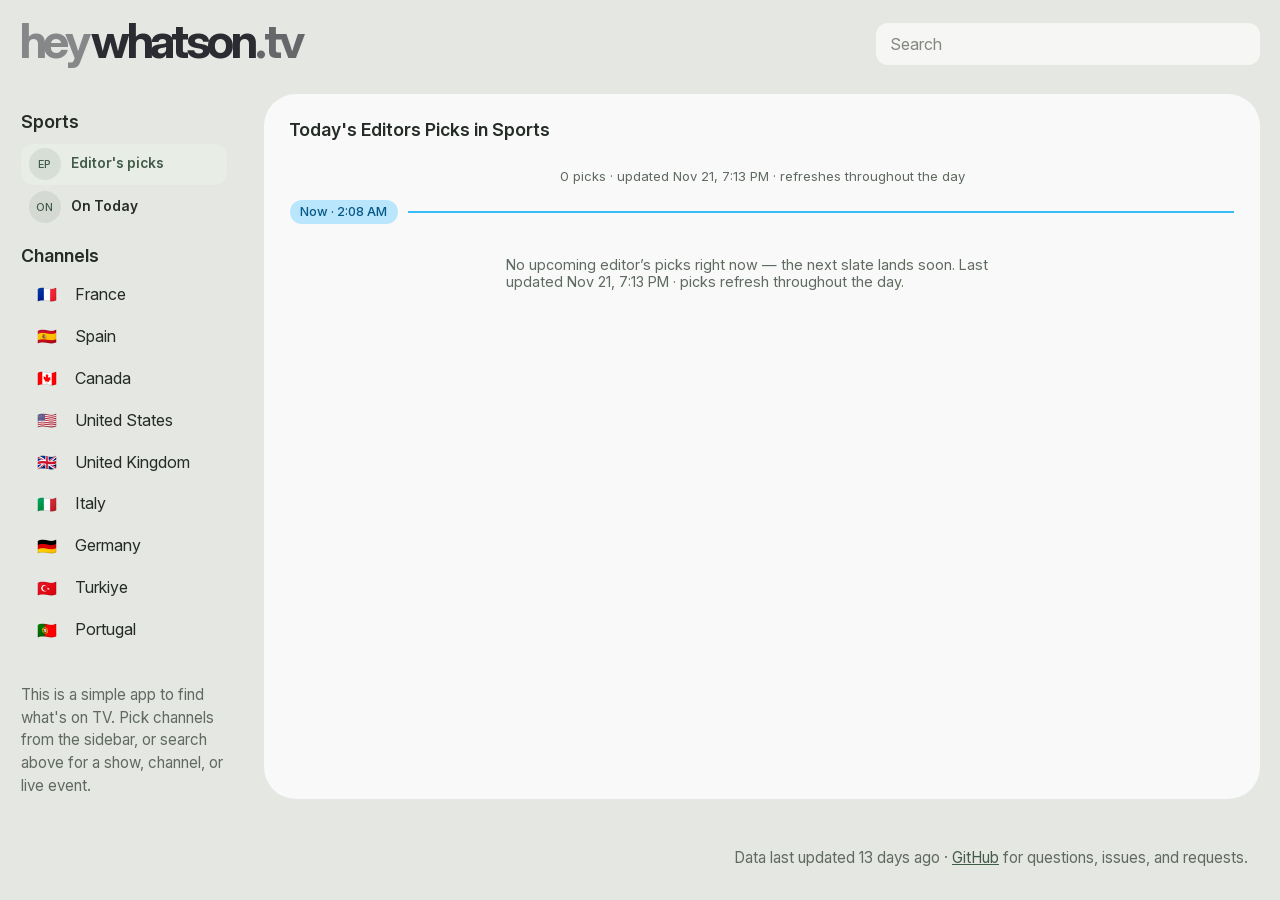
<file: web/index.html>
<!doctype html>
<html lang="en" data-theme="quiet-guide">
  <head>
    <meta charset="utf-8" />
    <meta name="viewport" content="width=device-width, initial-scale=1" />
    <title>heywhatson.tv -- easy, simple TV guide application to help you find what's on your favourite TV channels</title>
    <meta name="description"
      content="A static app for seeing what's on TV right now and in the next few hours. Stores data in your browser session, gets updated every 6 hours. Easy, quick, no authentication needed. Can be easily run locally. ">
    <link rel="preload" href="fonts/InterVariable.woff2" as="font" type="font/woff2" crossorigin />
    <link id="theme-link" rel="stylesheet" href="quiet-guide-theme.css?v=quiet-guide-default-v1" />
    <link rel="stylesheet" href="styles.css?v=editor-picks-grid-v10" />
  </head>
  <body data-mobile-view="guide">
    <header class="app-header">
      <button id="mobile-menu" class="mobile-menu-button" type="button" aria-controls="channel-picker" aria-expanded="true" aria-label="Hide channels">☰</button>
      <div class="brand-container">
        <h1 class="brand-logo" aria-label="Hey Whatson.tv">
          <span class="brand-logo-part brand-logo-hey">hey</span>
          <span class="brand-logo-part brand-logo-main">whatson</span><span class="brand-logo-part brand-logo-domain">.tv</span>
        </h1>
      </div>
      <div class="header-controls">
        <input id="channel-search" class="search header-search" type="search" placeholder="Search" autocomplete="off" />
        <button id="mobile-search" class="mobile-search-button" type="button" aria-controls="channel-search" aria-expanded="false" aria-label="Search">⌕</button>
      </div>
      <div class="status" id="status">Loading guide data…</div>
    </header>

    <main class="layout">
      <section id="channel-picker" class="panel picker-panel" aria-labelledby="picker-title">
        <nav class="programs-section" aria-labelledby="programs-title">
          <div class="panel-heading compact-heading">
            <h2 id="programs-title">Sports</h2>
          </div>
          <button id="editor-picks-toggle" class="program-button" type="button" aria-pressed="true" aria-controls="editor-picks"><span class="program-avatar" aria-hidden="true">EP</span> Editor's picks</button>
          <button id="live-sports-toggle" class="program-button" type="button" aria-pressed="false" aria-controls="search-results"><span class="program-avatar" aria-hidden="true">ON</span> On Today</button>
        </nav>

        <div class="panel-heading compact-heading channels-heading">
          <h2 id="picker-title"><button id="channels-view" type="button" aria-controls="guide">Channels</button></h2>
          <button id="clear-selection" class="secondary-button" type="button">Clear</button>
        </div>

        <div id="country-flags" class="country-flags" aria-label="Countries"></div>
        <div id="channel-list" class="channel-list"></div>
        <p class="sidebar-description">This is a simple app to find what's on TV. Pick channels from the sidebar, or search above for a show, channel, or live event.</p>
      </section>

      <section class="panel guide-panel" aria-labelledby="guide-title">
        <div class="guide-heading">
          <h2 id="guide-title" class="guide-title">Today's Editors Picks in Sports</h2>
          <div id="sport-filters" hidden></div>
        </div>
        <div id="search-results" class="search-results" hidden></div>
        <div id="guide" class="guide"><div class="empty-state">
        <!-- editor-picks:start -->
<section id="editor-picks" class="editor-picks" aria-label="Editor's Picks">
  <div id="editor-picks-list" class="show-results-list"><article class="editor-pick-result">
  <div class="editor-pick-heading">
    <time class="show-result-time" datetime="2026-09-14T18:30:00+00:00">Sep 14, 18:30 UTC</time>
    <strong class="show-result-title">Serie A: Internazionale vs Udinese</strong>
  </div>
  <div class="editor-pick-channels">TNT Sports 1 HD · Sport TV3 · FOX Sports · Canal ESPN 3 (México) · TNT Sports 1 · Sky Sport Calcio · S SPORT 2</div>
</article>
<article class="editor-pick-result">
  <div class="editor-pick-heading">
    <time class="show-result-time" datetime="2026-09-14T18:50:00+00:00">Sep 14, 18:50 UTC</time>
    <strong class="show-result-title">Premier League: Leeds United vs Newcastle United</strong>
  </div>
  <div class="editor-pick-channels">DAZN 1 · ESPN Brasil · CANAL+FOOT · Sky Sport Premier League · Sky Sports Main Event · Sky Sports Premier League</div>
</article>
<article class="editor-pick-result">
  <div class="editor-pick-heading">
    <time class="show-result-time" datetime="2026-09-14T18:50:00+00:00">Sep 14, 18:50 UTC</time>
    <strong class="show-result-title">LaLiga: Villarreal vs Real Betis</strong>
  </div>
  <div class="editor-pick-channels">DAZN 2 · Premier Sports 1 · Premier Sports 1 HD · Canal Sky Sports 16 · S SPORT</div>
</article>
<article class="editor-pick-result">
  <div class="editor-pick-heading">
    <time class="show-result-time" datetime="2026-09-14T22:30:00+00:00">Sep 14, 22:30 UTC</time>
    <strong class="show-result-title">MLB: Chicago White Sox at Cleveland Guardians</strong>
  </div>
  <div class="editor-pick-channels">TNT Sports 1 · TNT Sports 1 HD · RDS 2</div>
</article>
<article class="editor-pick-result">
  <div class="editor-pick-heading">
    <time class="show-result-time" datetime="2026-09-14T23:00:00+00:00">Sep 14, 23:00 UTC</time>
    <strong class="show-result-title">UFC Fight Night: Preliminary Card</strong>
  </div>
  <div class="editor-pick-channels">TVA Sports 2</div>
</article>
<article class="editor-pick-result">
  <div class="editor-pick-heading">
    <time class="show-result-time" datetime="2026-09-14T23:30:00+00:00">Sep 14, 23:30 UTC</time>
    <strong class="show-result-title">MLB: Atlanta Braves at Chicago Cubs</strong>
  </div>
  <div class="editor-pick-channels">TNT Sports 1 · MLB Network · Canal ESPN 3 (México)</div>
</article>
<article class="editor-pick-result">
  <div class="editor-pick-heading">
    <time class="show-result-time" datetime="2026-09-15T01:00:00+00:00">Sep 15, 01:00 UTC</time>
    <strong class="show-result-title">UFC Fight Night: Main Card</strong>
  </div>
  <div class="editor-pick-channels">TVA Sports 2</div>
</article>
<article class="editor-pick-result">
  <div class="editor-pick-heading">
    <time class="show-result-time" datetime="2026-09-15T09:00:00+00:00">Sep 15, 09:00 UTC</time>
    <strong class="show-result-title">European T20 Premier League: Amsterdam Flames vs Dublin Guardians</strong>
  </div>
  <div class="editor-pick-channels">TNT Sports 2 HD</div>
</article>
<article class="editor-pick-result">
  <div class="editor-pick-heading">
    <time class="show-result-time" datetime="2026-09-15T11:30:00+00:00">Sep 15, 11:30 UTC</time>
    <strong class="show-result-title">Giro d&#x27;Abruzzo: Stage 1</strong>
  </div>
  <div class="editor-pick-channels">TNT Sports 1 HD · Eurosport 1 · TNT Sports 1 · RAI Sport · EUROSPORT 1</div>
</article>
<article class="editor-pick-result">
  <div class="editor-pick-heading">
    <time class="show-result-time" datetime="2026-09-15T12:45:00+00:00">Sep 15, 12:45 UTC</time>
    <strong class="show-result-title">European T20 Premier League: Edinburgh Castle Rockers vs Rotterdam Dockers</strong>
  </div>
  <div class="editor-pick-channels">TNT Sports 2 HD</div>
</article></div>
</section>
<!-- editor-picks:end -->
        </div></div>
      </section>
    </main>

    <footer class="app-footer"><span id="data-updated">Loading guide data…</span> · <a href="https://github.com/pmusaraj/whatson" target="_blank" rel="noreferrer">GitHub</a> for questions, issues, and requests.</footer>

    <dialog id="program-dialog" class="program-dialog" aria-labelledby="program-dialog-title">
      <div id="program-dialog-content" class="program-dialog-content"></div>
      <form method="dialog">
        <button class="secondary-button program-dialog-close" type="submit">Close</button>
      </form>
    </dialog>

    <script src="app.js?v=editor-picks-grid-v2"></script>
  </body>
</html>
</file>
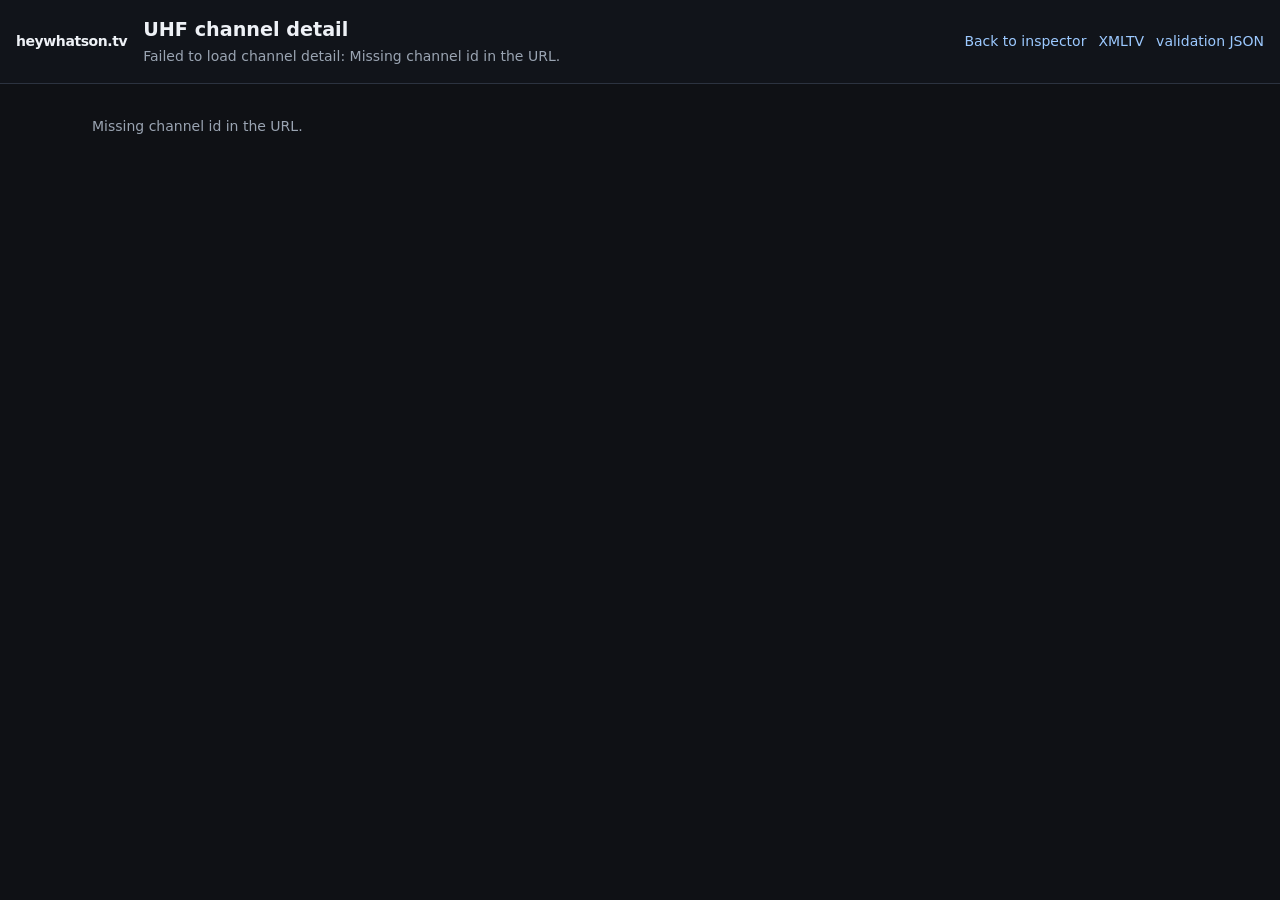
<file: web/uhf-channel.html>
<!doctype html>
<html lang="en">
  <head>
    <meta charset="utf-8" />
    <meta name="viewport" content="width=device-width, initial-scale=1" />
    <title>UHF channel detail -- heywhatson.tv</title>
    <meta name="description" content="Inspect one generated UHF XMLTV channel, its mapping, validation findings, and programme preview." />
    <link rel="stylesheet" href="uhf.css?v=uhf-validator-v4" />
  </head>
  <body class="detail-page-body">
    <header class="page-header">
      <a class="brand" href="/">heywhatson.tv</a>
      <div>
        <h1 id="page-title">UHF channel detail</h1>
        <p id="status">Loading channel data…</p>
      </div>
      <nav class="header-links" aria-label="UHF channel navigation">
        <a href="uhf.html">Back to inspector</a>
        <a href="data/uhf/epg.xml">XMLTV</a>
        <a href="data/uhf/validation.json">validation JSON</a>
      </nav>
    </header>

    <main class="channel-page-main">
      <section id="channel-detail" class="channel-detail channel-detail-page" aria-label="Selected channel"></section>
    </main>

    <script src="uhf-channel.js?v=uhf-validator-v4"></script>
  </body>
</html>
</file>
<file: web/quiet-guide-theme.css>
/* quiet-guide: opt-in surfaces only; layout stays in styles.css. */
@import url("exploration-theme.css?v=applied-1");
:root {
  --background: #e5e7e3;
  --surface: #f5f6f3;
  --surface-strong: #fcfcfa;
  --text: #252b26;
  --muted: #606a61;
  --border: #dce0d9;
  --accent: #435b49;
  --accent-soft: #e8ede5;
  --hover: #dce5d8;
  --on-accent: #ffffff;
  --panel-radius: 6px;
  --card-radius: 3px;
  --shadow: none;
}
.editor-picks .editor-pick-result, .live-sports-list .editor-pick-result { border-color: transparent; border-bottom-color: var(--border); }
.program-title, .show-result-title, .guide-channel-heading { font-weight: 600; }
.channel-name { font-weight: 500; }
</file>
<file: web/styles.css>
@font-face {
  font-family: Inter;
  src: url("fonts/InterVariable.woff2") format("woff2");
  font-style: normal;
  font-weight: 100 900;
  font-display: swap;
}

/* Layout and interaction rules only. Swap theme.css to try colors, fonts, borders, and corners. */
.programs-section {
  flex: 0 0 auto;
  margin-bottom: 0;
}
.programs-section .program-button {
  display: block;
  width: 100%;
  margin: 0 0 2px;
  padding: 0.26rem 0.5rem;
  text-align: left;
  cursor: pointer;
}
details.country-group { display: block; }
details.country-group > summary { padding: 0.26rem 0.5rem; cursor: pointer; list-style: none; }
details.country-group > summary::-webkit-details-marker { display: none; }
html body .country-flag-pill { display: inline-block; padding: 0.15rem 0.5rem; margin-right: 0.35rem; background: transparent; }
details.country-group .country-channels { padding-left: 0.65rem; }
body[data-editor-picks-open="true"][data-guide-empty="false"] .editor-picks { display: block; }
@media (max-width: 860px) {
  html:is([data-theme="soft-studio"], [data-theme="open-air"], [data-theme="quiet-guide"]) .mobile-menu-button { display: inline-flex !important; }
  html:is([data-theme="soft-studio"], [data-theme="open-air"], [data-theme="quiet-guide"]) body[data-mobile-view="guide"] .picker-panel { display: none; }
  html:is([data-theme="soft-studio"], [data-theme="open-air"], [data-theme="quiet-guide"]) body[data-mobile-view="guide"] .guide-panel { left: 0.4rem; }
}
:root {
  --time-column: 4.75rem;
}

* {
  box-sizing: border-box;
}

html {
  height: 100%;
}

body {
  display: flex;
  flex-direction: column;
  height: 100vh;
  height: 100dvh;
  margin: 0;
  min-height: 100vh;
  min-height: 100dvh;
  overflow: hidden;
}

.app-header {
  display: flex;
  flex-shrink: 0;
  justify-content: space-between;
  gap: 1.25rem;
  align-items: flex-end;
  width: 100%;
  max-width: 1480px;
  margin: 0 auto;
  padding: 1.1rem 1.25rem 0.8rem;
}

h1,
h2,
h3,
p {
  margin-top: 0;
}

h1 {
  margin-bottom: 0.15rem;
}

.brand-logo {
  display: flex;
  align-items: baseline;
  flex-wrap: wrap;
  column-gap: 0.08em;
  row-gap: 0;
  font-size: clamp(1.68rem, 3.7vw, 3.05rem);
  letter-spacing: -0.075em;
}

.brand-logo-part {
  display: inline-block;
}

.brand-logo-hey {
  opacity: 0.48;
}

.brand-logo-main {
  opacity: 0.94;
}

.brand-logo-domain {
  margin-left: -0.06em;
  opacity: 0.64;
}

h2 {
  margin-bottom: 0;
}

.lede {
  max-width: 42rem;
  margin-bottom: 0;
}

.status {
  display: none;
}

.mobile-menu-button,
.mobile-search-button {
  display: none;
  align-items: center;
  justify-content: center;
  width: 2.5rem;
  height: 2.5rem;
  border: 0;
  background: transparent;
  box-shadow: none;
  cursor: pointer;
}

.mobile-search-button {
  font-size: 2rem;
}

.header-controls {
  display: flex;
  gap: 0.65rem;
  align-items: center;
}

.theme-switcher {
  display: inline-flex;
  gap: 0.45rem;
  align-items: center;
}

.theme-select {
  min-width: 7.25rem;
  padding: 0.5rem 0.75rem;
  cursor: pointer;
}

.layout {
  display: grid;
  flex: 1 1 auto;
  grid-template-columns: minmax(14rem, 0.55fr) minmax(0, 2.45fr);
  grid-template-rows: minmax(0, 1fr);
  gap: 1.25rem;
  width: 100%;
  max-width: 1480px;
  min-height: 0;
  margin: 0 auto;
  padding: 0 1.25rem 1.25rem;
}

.panel {
  min-width: 0;
  min-height: 0;
}

.picker-panel,
.guide-panel {
  display: flex;
  flex-direction: column;
  padding: 1rem;
}

.picker-panel {
  overflow-x: hidden;
}

.guide-panel {
  overflow: hidden;
}

.panel-heading {
  display: flex;
  justify-content: space-between;
  gap: 1rem;
  align-items: center;
  margin-bottom: 1rem;
}

.compact-heading {
  margin-bottom: 0.75rem;
}

.country-flags {
  display: flex;
  flex: 0 0 auto;
  flex-wrap: wrap;
  gap: 0.2rem;
  height: calc((1.8rem * 2) + 0.2rem);
  margin-bottom: 0.85rem;
  overflow: hidden;
  border-radius: 0 !important;
}

.country-flags[hidden] {
  display: none !important;
  height: 0;
  margin-bottom: 0;
}

.country-flags *,
.flag-button {
  border-radius: 0 !important;
}

.flag-button {
  display: inline-flex;
  align-items: center;
  justify-content: center;
  min-width: 1.65rem;
  min-height: 1.65rem;
  cursor: pointer;
  padding: 0.12rem;
}

.search {
  width: 100%;
  margin-bottom: 1rem;
  padding: 0.7rem 0.85rem;
}

.header-search {
  width: min(24rem, 42vw);
  margin-bottom: 0;
}

.search-results {
  flex: 0 0 auto;
  max-height: min(18rem, 34vh);
  margin-bottom: 0.85rem;
  overflow: auto;
  padding: 0.8rem;
}

.editor-picks {
  flex: 0 0 auto;
  margin-bottom: 0.6rem;
}

body[data-guide-empty="false"] .editor-picks,
body[data-searching="true"] .editor-picks,
body[data-live-sports-open="true"] .editor-picks {
  display: none;
}

.empty-state .editor-picks {
  flex: 0 0 auto;
  overflow: visible;
  width: 100%;
  max-width: 48rem;
  margin: 1.5rem auto;
  text-align: left;
}

.editor-picks .show-results-list {
  padding-top: 0.65rem;
}

.editor-pick-result {
  display: grid;
  gap: 0.45rem;
  padding: 0.65rem;
  border: 1px solid var(--border);
}

.editor-picks-meta {
  margin: 0 0 0.35rem;
  color: var(--muted);
  font-size: 0.82rem;
}

.editor-pick-result[data-hero="true"] {
  border-left: 3px solid var(--accent);
  background: var(--surface-strong);
  padding: 0.85rem;
}

.editor-pick-result[data-hero="true"] .show-result-title {
  font-size: 1.15rem;
}

.editor-pick-status-row {
  display: flex;
  flex-wrap: wrap;
  align-items: center;
  gap: 0.4rem;
}

.editor-pick-status-row .show-result-time {
  color: var(--muted);
  font-size: 0.8rem;
  font-variant-numeric: tabular-nums;
}

.editor-pick-badge,
.editor-pick-league {
  font-size: 0.68rem;
  font-weight: 700;
  letter-spacing: 0.05em;
  text-transform: uppercase;
  padding: 0.1rem 0.5rem;
  border-radius: 999px;
  border: 1px solid var(--border);
  white-space: nowrap;
}

.editor-pick-badge-later {
  color: var(--muted);
}

.editor-pick-badge-soon {
  color: var(--accent);
  background: var(--accent-soft);
  border-color: var(--accent);
}

.editor-pick-badge-live {
  color: var(--live);
  background: var(--live-soft);
  border-color: var(--live);
}

.editor-pick-live-dot {
  display: inline-block;
  width: 0.45em;
  height: 0.45em;
  border-radius: 50%;
  background: var(--live);
  margin-right: 0.35em;
  animation: editor-pick-pulse 1.6s ease-in-out infinite;
}

@media (prefers-reduced-motion: reduce) {
  .editor-pick-live-dot {
    animation: none;
  }
}

@keyframes editor-pick-pulse {
  50% { opacity: 0.35; }
}

.editor-pick-league {
  color: var(--accent);
  background: var(--accent-soft);
  border-color: transparent;
}

.editor-pick-league-laliga { color: #8a4b00; background: #fdf0dc; }
.editor-pick-league-seriea { color: #1d4fa3; background: #e5eefc; }
.editor-pick-league-ligue1 { color: #7a1fa2; background: #f3e8fa; }
.editor-pick-league-buli { color: #a32323; background: #fcecec; }
.editor-pick-league-ucl { color: #4a2d8a; background: #ece5f8; }
.editor-pick-league-uel { color: #6b4e00; background: #f7ecd0; }
.editor-pick-league-f1 { color: #4a2d8a; background: #ece5f8; }
.editor-pick-league-motogp { color: #0e6e8c; background: #e2f2f7; }
.editor-pick-league-nfl { color: #1f3a5f; background: #e6edf5; }
.editor-pick-league-nba { color: #7a3b00; background: #fbeedd; }
.editor-pick-league-nhl { color: #0f5b63; background: #e2f1f2; }
.editor-pick-league-mlb { color: #28418f; background: #e8edfb; }
.editor-pick-league-mls { color: #0b5cab; background: #e3effa; }
.editor-pick-league-ufc { color: #8c1d1d; background: #fae7e7; }

.editor-pick-country-group {
  display: inline-flex;
  align-items: center;
  gap: 0.25rem;
}

.editor-pick-flag {
  font-size: 0.8rem;
}

.editor-pick-heading {
  display: grid;
  grid-template-columns: auto minmax(0, 1fr);
  gap: 0.7rem;
  align-items: baseline;
}

.editor-pick-more > summary {
  margin: 0;
  padding: 0.15rem 0.3rem;
  font-size: 0.75rem;
}

.editor-pick-more[open] {
  flex-basis: 100%;
}

.editor-pick-heading .show-result-time,
.editor-pick-heading .show-result-title {
  overflow: visible;
  white-space: normal;
}

.editor-pick-channels {
  display: flex;
  flex-wrap: wrap;
  gap: 0.3rem;
  padding-left: 5.7rem;
}

.editor-pick-channel {
  padding: 0.15rem 0.45rem;
  border-radius: 999px;
  cursor: pointer;
  font-size: 0.75rem;
  font-family: inherit;
  line-height: 1.5;
}

.editor-pick-channel:hover,
.editor-pick-channel:focus-visible {
  border-color: currentColor;
}

body[data-live-sports-open="true"] .search-results {
  flex-basis: 56%;
  max-height: 56%;
}


.search-results-heading {
  display: flex;
  justify-content: space-between;
  gap: 1rem;
  align-items: baseline;
  margin-bottom: 0.65rem;
}

.search-results-heading h2 {
  min-width: 0;
  overflow: hidden;
  text-overflow: ellipsis;
  white-space: nowrap;
}

.sport-filter-bar {
  display: flex;
  flex-wrap: nowrap;
  gap: 0.35rem;
  margin: 0;
}

.sport-filter-button {
  display: inline-flex;
  align-items: center;
  justify-content: center;
  width: 2rem;
  height: 2rem;
  padding: 0;
  cursor: pointer;
}

.show-results-list {
  display: grid;
  gap: 0.35rem;
}

.show-result {
  display: grid;
  grid-template-columns: 9.5rem minmax(0, 1fr) minmax(8rem, 0.6fr);
  gap: 0.7rem;
  align-items: center;
  width: 100%;
  min-width: 0;
  padding: 0.5rem 0.65rem;
  cursor: pointer;
  text-align: left;
}

.show-result-title,
.show-result-meta,
.show-result-time {
  min-width: 0;
  overflow: hidden;
  text-overflow: ellipsis;
  white-space: nowrap;
}

.sport-chip {
  display: inline-flex;
  flex: 0 0 auto;
  align-items: center;
  max-width: 12rem;
  overflow: hidden;
  padding: 0.1rem 0.35rem;
  text-overflow: ellipsis;
  white-space: nowrap;
}

.channel-list {
  display: grid;
  align-content: start;
  grid-auto-rows: max-content;
  flex: 1 1 auto;
  gap: 0.55rem;
  min-width: 0;
  min-height: 0;
  overflow-x: hidden;
  overflow-y: auto;
  padding-right: 0;
  border-radius: 0 !important;
}

.channel-list *,
.channel-choice,
.country-group h3,
.country-channels {
  border-radius: 0 !important;
}

.country-group {
  display: grid;
  min-width: 0;
  gap: 0.35rem;
}

.country-group h3 {
  position: sticky;
  top: 0;
  z-index: 1;
  display: flex;
  margin: 0;
  padding: 0.42rem 0.5rem;
}

.country-channels {
  display: grid;
  min-width: 0;
  gap: 0.22rem;
}

.channel-choice {
  display: block;
  width: 100%;
  min-width: 0;
  padding: 0.168rem 0.5rem;
  cursor: pointer;
  text-align: left;
}

.search-channel-choice {
  display: flex;
  align-items: center;
  gap: 0.45rem;
}

.channel-flag {
  flex: 0 0 auto;
  line-height: 1;
}

.channel-choice:disabled {
  opacity: 0.52;
  cursor: not-allowed;
}

.channel-name {
  display: block;
  min-width: 0;
  overflow: hidden;
  text-overflow: ellipsis;
  white-space: nowrap;
}

.logo {
  width: 2.25rem;
  height: 2.25rem;
  object-fit: contain;
  border-radius: 0 !important;
}

.secondary-button {
  padding: 0.55rem 0.85rem;
  cursor: pointer;
}

.guide {
  display: flex;
  flex: 1 1 auto;
  flex-direction: column;
  min-height: 0;
}

.empty-state {
  display: flex;
  flex: 1 1 auto;
  flex-direction: column;
  justify-content: flex-start;
  min-height: 0;
  overflow: auto;
  padding: 2rem;
  text-align: center;
}

.empty-state p {
  flex-shrink: 0;
  max-width: 34rem;
  margin: 0 auto;
}

.empty-state-notes {
  margin-top: auto !important;
  font-size: 0.78rem;
  line-height: 1.4;
  opacity: 0.65;
}

.guide-meta {
  flex-shrink: 0;
  margin-bottom: 0.65rem;
}

.schedule-wrap {
  flex: 1 1 auto;
  min-height: 0;
  overflow: auto;
}

.schedule-header {
  position: sticky;
  top: 0;
  z-index: 4;
  display: grid;
  grid-template-columns: var(--time-column) repeat(
        var(--guide-columns),
        minmax(13rem, 1fr)
      );
  min-width: calc(var(--time-column) + var(--guide-columns) * 13rem);
}

.time-header,
.guide-channel-heading {
  min-height: 3.15rem;
  padding: 0.45rem 0.55rem;
}

.guide-channel-heading {
  display: flex;
  gap: 0.45rem;
  align-items: center;
  min-width: 0;
}

.guide-channel-flag {
  flex: 0 0 auto;
}

.guide-channel-name {
  flex: 1 1 auto;
  min-width: 0;
  overflow: hidden;
  text-overflow: ellipsis;
  white-space: nowrap;
}

.remove-channel-button {
  display: inline-grid;
  flex: 0 0 auto;
  width: 1.6rem;
  height: 1.6rem;
  place-items: center;
  cursor: pointer;
}

.schedule-body {
  position: relative;
  min-width: calc(var(--time-column) + var(--guide-columns) * 13rem);
}

.time-axis {
  position: absolute;
  inset: 0 auto 0 0;
  width: var(--time-column);
  z-index: 2;
}

.time-label {
  position: absolute;
  right: 0.65rem;
  transform: translateY(-0.65rem);
}

.time-grid {
  position: absolute;
  inset: 0 0 0 var(--time-column);
  z-index: 0;
  pointer-events: none;
}

.time-grid span {
  position: absolute;
  left: 0;
  right: 0;
}

.schedule-columns {
  position: absolute;
  inset: 0 0 0 var(--time-column);
  z-index: 1;
  display: grid;
  grid-template-columns: repeat(var(--guide-columns), minmax(13rem, 1fr));
}

.schedule-column {
  position: relative;
}

.current-time-line {
  position: absolute;
  left: var(--time-column);
  right: 0;
  z-index: 3;
  pointer-events: none;
}

.current-time-line span {
  position: absolute;
  left: 0.35rem;
  top: -0.78rem;
  padding: 0.12rem 0.4rem;
}

.program-block {
  position: absolute;
  left: 0.4rem;
  right: 0.4rem;
  overflow: hidden;
  padding: 0.65rem;
  cursor: pointer;
}

.program-time {
  margin-bottom: 0.28rem;
}

.program-title {
  margin-bottom: 0.35rem;
}

.program-subtitle {
  margin-bottom: 0.45rem;
}

.program-tags {
  display: flex;
  flex-wrap: wrap;
  gap: 0.28rem;
  margin-bottom: 0.45rem;
}

.program-tags span {
  padding: 0.16rem 0.42rem;
}

.program-description {
  margin-top: 0.25rem;
  margin-bottom: 0;
}

.program-description summary {
  cursor: pointer;
}

.program-description p {
  margin: 0.4rem 0 0;
}

.program-dialog {
  width: min(42rem, calc(100vw - 2rem));
  max-height: min(42rem, calc(100dvh - 2rem));
  overflow: auto;
  padding: 0;
}

.program-dialog-content {
  padding: 1.25rem 1.25rem 0;
}

.program-dialog-image {
  display: block;
  width: 100%;
  aspect-ratio: 16 / 9;
  max-height: 16rem;
  margin-bottom: 1rem;
  object-fit: cover;
}

.program-dialog-kicker {
  margin-bottom: 0.45rem;
}

.program-dialog h2 {
  margin-bottom: 0.35rem;
}

.program-dialog-subtitle {
  margin-bottom: 0.8rem;
}

.program-dialog-tags {
  margin-bottom: 1rem;
}

.program-detail-list {
  display: grid;
  gap: 0.55rem;
  margin: 0 0 1rem;
}

.program-detail-row {
  display: grid;
  grid-template-columns: 7rem minmax(0, 1fr);
  gap: 0.75rem;
}

.program-detail-row dt,
.program-detail-row dd {
  margin: 0;
}

.program-dialog-description {
  margin-bottom: 0;
}

.program-dialog form {
  display: flex;
  justify-content: flex-end;
  padding: 1rem 1.25rem 1.25rem;
}

.empty-program {
  padding: 1rem;
}

@media (max-width: 860px) {.app-header {
  display: flex;
  align-items: center;
  justify-content: space-between;
  gap: 0.55rem;
  padding: 0.55rem 0.55rem 0.42rem;
}

.header-controls {
  gap: 0.45rem;
}

.header-search {
  width: min(18rem, calc(100vw - 7.5rem));
  padding: 0.55rem 0.7rem;
}

body:not([data-search-open="true"]) .header-search {
  position: absolute;
  width: 1px;
  height: 1px;
  margin: -1px;
  overflow: hidden;
  clip: rect(0 0 0 0);
  clip-path: inset(50%);
}

body[data-search-open="true"] .header-controls {
  flex: 1 1 auto;
}

body[data-search-open="true"] .header-search {
  flex: 1 1 auto;
  width: auto;
  min-width: 0;
}

body[data-search-open="true"] .brand-container {
  display: none;
}

.mobile-search-button {
  display: inline-flex;
  border: 0 !important;
  background: transparent !important;
  box-shadow: none !important;
  backdrop-filter: none !important;
  -webkit-backdrop-filter: none !important;
  color: inherit !important;
  font-size: 2rem !important;
  font-weight: 600;
  outline: 0 !important;
}

.mobile-menu-button {
  display: inline-flex !important;
}

.mobile-search-button:hover,
.mobile-search-button:focus-visible,
.mobile-search-button[aria-expanded="true"] {
  border: 0 !important;
  background: transparent !important;
  box-shadow: none !important;
  color: inherit !important;
  outline: 0 !important;
}

body[data-searching="true"] .picker-panel {
  display: none;
}

body[data-searching="true"] .guide-panel {
  left: 0.4rem !important;
}

.lede,
  .status {
  display: none;
}

.layout {
  position: relative;
  display: block;
  height: 100%;
  padding: 0 0.4rem 0.4rem;
  touch-action: pan-y;
}

.picker-panel,
  .guide-panel {
  position: absolute;
  top: 0.05rem;
  bottom: 0.4rem;
  padding: 0.65rem;
  transition:
        left 220ms ease,
        width 220ms ease,
        opacity 160ms ease;
}

.picker-panel {
  left: 0.4rem;
  z-index: 5;
  overflow: hidden;
  cursor: pointer;
}

.guide-panel {
  padding-inline: 0;
  right: 0.4rem;
  opacity: 1;
  pointer-events: auto;
}

.empty-state {
  padding-inline: 0;
}

body[data-mobile-view="guide"] .picker-panel {
  width: calc(10vw - 0.4rem);
  padding-inline: 0;
}

body[data-mobile-view="guide"] .guide-panel {
  left: calc(10vw + 0.45rem);
}

body[data-mobile-view="guide"] .picker-panel > * {
  opacity: 0;
  pointer-events: none;
  transition: opacity 80ms ease;
}

body[data-mobile-view="picker"] .picker-panel {
  width: min(50vw, 22rem);
  cursor: default;
}

body[data-mobile-view="picker"] .guide-panel {
  left: calc(min(50vw, 22rem) + 0.55rem);
}

body[data-mobile-view="picker"] .picker-panel > * {
  opacity: 1;
  transition: opacity 120ms ease 90ms;
}

.schedule-wrap {
  --time-column: 0rem;
}

.time-header {
  width: 0;
  min-height: 0;
  padding: 0;
  overflow: hidden;
  visibility: hidden;
}

.time-axis {
  display: none;
}

.current-time-line span {
  display: none;
}

.search-results {
  max-height: 38vh;
}

body[data-live-sports-open="true"] .search-results {
  flex: 1 1 auto;
  max-height: none;
  min-height: 0;
  margin-bottom: 0;
}

body[data-live-sports-open="true"] .guide {
  display: none;
}

.show-result {
  grid-template-columns: 1fr;
  gap: 0.18rem;
}

.channel-list {
  max-height: none;
}


}


/* Shared controls and viewport frame across all themes. */
html body :is(button, input, select, [role="tab"], .country-group > summary) {
  border: 0 !important;
  border-radius: 0.75rem !important;
  box-shadow: none;
}
.header-search { opacity: 0.75; transition: opacity 150ms ease; }
.header-search:focus { opacity: 1; }
.app-header, .layout, .app-footer { max-width: none; width: 100%; }
.app-footer {
  flex: 0 0 auto;
  margin: 0;
  padding: 0 1.25rem 0.75rem;
  color: var(--muted);
  font-size: 0.85rem;
  line-height: 1.4;
}
.app-footer { padding-block: 0.65rem; font-size: 0.78rem; }
.layout { padding-bottom: 0; }
.guide-title { flex: 0 0 auto; margin: 0 0 1rem; }
.empty-state { padding: 0; }
.empty-state .editor-picks { max-width: none; margin: 0; }
body[data-live-sports-open="true"] .search-results,
body[data-searching="true"] .search-results {
  flex: 1 1 auto;
  max-height: none;
  margin-bottom: 0;
}
body[data-live-sports-open="true"] .guide,
body[data-searching="true"] .guide { display: none; }
@media (max-width: 860px) {
  .app-footer { padding-inline: 0.55rem; }
  .guide-title { padding-inline: 0.65rem; }
}

/* Sidebar rows share a single hover and active treatment. */
html body .picker-panel :is(.program-button, .channel-choice, .country-group > summary):is(:hover, [aria-pressed="true"], [aria-expanded="true"]),
html body .picker-panel .country-group[open] > summary {
  background: var(--accent-soft);
  color: var(--accent);
  box-shadow: none;
}
body[data-live-sports-open="true"] .search-results {
  padding: 0;
  background: transparent;
  border: 0;
  box-shadow: none;
}
.live-sports-list { padding-top: 0.65rem; }

html body {
  font-family: Inter, "SF Pro Display", "Helvetica Neue", system-ui, sans-serif;
}
html body :is(.program-block, .show-result, .editor-pick-result):hover {
  border-color: transparent !important;
  box-shadow: none !important;
}

html body :is(h2, h3, strong, b) { font-weight: 600; }
html body :is(.show-result-time, .show-result-meta, .editor-pick-channel, .program-tags span) { font-weight: 500; }

html body .program-button { outline: none !important; }
html body .program-button:focus-visible {
  background: var(--accent-soft);
  color: var(--accent);
  text-decoration: underline;
  text-underline-offset: 0.2em;
}
.program-avatar {
  display: inline-flex;
  align-items: center;
  justify-content: center;
  width: 2rem;
  height: 2rem;
  margin-right: 0.45rem;
  border-radius: 999px !important;
  background: color-mix(in srgb, var(--accent) 10%, transparent);
  color: var(--accent);
  font-size: 0.68rem;
  font-weight: 500;
  letter-spacing: 0.04em;
  vertical-align: middle;
}
html body :is(.editor-picks, .live-sports-list) { font-size: 1.05rem; }
html body :is(.editor-picks, .live-sports-list) .show-result-title { font-size: 1.05rem; line-height: 1.5; }
html body :is(.editor-picks, .live-sports-list) .show-result-time { font-size: 0.9rem; }
html body :is(.editor-picks, .live-sports-list) .editor-pick-channel { font-size: 0.85rem; }

body[data-editor-picks-open="false"] .editor-picks { display: none; }

/* Time marker separates already-started events from upcoming events. */
.event-now-indicator {
  display: flex;
  align-items: center;
  gap: 0.65rem;
  margin: 0.65rem 0;
  color: #075985;
  font-size: 0.8rem;
  font-weight: 500;
}
.event-now-indicator time {
  flex: 0 0 auto;
  padding: 0.3rem 0.65rem;
  border-radius: 999px !important;
  background: #bae6fd;
  font-variant-numeric: tabular-nums;
}
.event-now-indicator::after {
  content: "";
  flex: 1;
  height: 2px;
  background: #38bdf8;
}

html body .event-title {
  padding: 0;
  background: transparent;
  color: inherit;
  font: inherit;
  font-weight: 600;
  text-align: left;
  cursor: pointer;
}
html body .event-title:hover { text-decoration: underline; text-underline-offset: 0.2em; }
html body .current-time-line { border-top: 2px solid #38bdf8; }
html body .current-time-line span {
  display: block;
  padding: 0.3rem 0.65rem;
  border-radius: 999px !important;
  background: #bae6fd;
  color: #075985;
  box-shadow: none;
  font-size: 0.8rem;
  font-weight: 500;
  font-variant-numeric: tabular-nums;
}

.guide-heading {
  display: flex;
  flex: 0 0 auto;
  align-items: center;
  gap: 0.75rem;
  margin-bottom: 1rem;
}
.guide-heading .guide-title { margin: 0; }
#sport-filters {
  min-width: 0;
  margin-left: auto;
  overflow-x: auto;
  scrollbar-width: thin;
}
#sport-filters .sport-filter-bar { width: max-content; margin-left: auto; }
html body #sport-filters .sport-filter-button {
  flex: 0 0 auto;
  border: 0;
  background: color-mix(in srgb, var(--accent) 10%, var(--surface-strong));
  color: var(--text);
  box-shadow: none;
  opacity: 1;
}
html body #sport-filters .sport-filter-button:not(.enabled) { opacity: 0.6; }
@media (max-width: 860px) {
  .guide-heading { padding-right: 0.65rem; }
  .guide-heading .guide-title { flex-shrink: 0; }
}

.live-sports-list .event-time-group {
  display: grid;
  grid-template-columns: repeat(auto-fit, minmax(min(100%, 20rem), 1fr));
  align-items: start;
  gap: 0.75rem;
}
.event-time-group .editor-pick-result { min-width: 0; padding: 0; }
.event-time-group .event-title { overflow-wrap: anywhere; }
@media (max-width: 600px) {
  .live-sports-list .event-time-group { grid-template-columns: minmax(0, 1fr); }
}

.event-time-slot {
  display: grid;
  grid-template-columns: 5rem minmax(0, 1fr);
  gap: 0.7rem;
  align-items: first baseline;
  padding: 0.65rem;
}
html body .event-time-heading {
  margin: 0;
  padding: 0;
  font-weight: 500;
  color: var(--muted);
  font-size: 0.9rem;
  font-variant-numeric: tabular-nums;
}
.event-time-group .editor-pick-heading { grid-template-columns: minmax(0, 1fr); }
.event-time-group .editor-pick-channels { padding-left: 0; }

.picker-panel .secondary-button { padding-block: 0.22rem; }
.picker-panel .flag-button { padding-block: 0.048rem; }

.editor-picks .editor-pick-heading:has(.editor-pick-sport) {
  grid-template-columns: 1.5rem minmax(0, 1fr);
}
.editor-pick-sport { text-align: center; }
.editor-picks .editor-pick-channels { padding-left: 2.2rem; }

.layout { padding-block: 1rem; }
html body .guide-panel {
  border-radius: 2rem !important;
  background: rgb(255 255 255 / 75%);
  padding: 1.5rem;
}
html body .guide-panel :is(.empty-state, .schedule-wrap, .search-results) {
  background: transparent;
  box-shadow: none;
}
.app-footer {
  padding: 2rem;
  text-align: right;
}
@media (max-width: 860px) {
  .layout { padding-block: 0.35rem; }
  .layout > .panel { top: 0.35rem; bottom: 0.35rem; }
  html body .guide-panel { padding: 1rem; border-radius: 1rem !important; }
  .app-footer { display: none; }
}

.sidebar-description { display: none; }
@media (min-width: 861px) {
  .picker-panel { padding-bottom: 0; }
  .sidebar-description {
    display: block;
    flex: 0 0 auto;
    margin: 0;
    padding-top: 1.25rem;
    color: var(--muted);
    font-size: 0.8rem;
    line-height: 1.5;
  }
  .picker-panel:has(details.country-group[open], section.country-group, .search-channel-choice) .sidebar-description {
    display: none;
  }
}

html body #sport-filters .sport-filter-button { outline: none !important; }
html body #sport-filters .sport-filter-button:focus-visible {
  background: color-mix(in srgb, var(--accent) 22%, var(--surface-strong));
}
.app-footer, .sidebar-description { font-size: 0.95rem; }

@media (max-width: 860px) {
  .brand-container { flex: 1 1 auto; min-width: 0; }
  .brand-logo { flex-wrap: nowrap; }
  .header-controls { flex-shrink: 0; }
  .mobile-menu-button, .mobile-search-button {
    flex: 0 0 3.25rem;
    width: 3.25rem;
    height: 3.25rem;
  }
  .mobile-menu-button { font-size: 1.75rem; }
  .mobile-search-button { font-size: 2.6rem !important; }
}

@media (max-width: 860px) {
  .editor-picks .editor-pick-heading { grid-template-columns: minmax(0, 1fr); }
  .editor-picks .editor-pick-heading:has(.editor-pick-sport) {
    grid-template-columns: auto minmax(0, 1fr);
  }
  .editor-picks .show-result-time { grid-column: 1; }
  .editor-picks .editor-pick-sport { grid-column: 2; grid-row: 1; justify-self: start; }
  .editor-picks .event-title { grid-column: 1 / -1; }
  .editor-picks .editor-pick-channels { padding-left: 0; }
  .live-sports-list .event-time-slot {
    grid-template-columns: minmax(0, 1fr);
    align-items: start;
  }
}

.event-time-sports { display: none; }
@media (max-width: 860px) {
  .event-time-sports { display: inline; margin-left: 0.7rem; }
  .live-sports-list .event-sport-icon { display: none; }
}

/* Channel actions align directly with the surrounding text. */
html body :is(.channel-choice, .editor-pick-channel) {
  padding: 0;
  border: 0 !important;
  border-radius: 0 !important;
  background: transparent !important;
  box-shadow: none !important;
}
html body .channel-choice { color: var(--text) !important; }
html body :is(.channel-choice.selected, .editor-pick-channel) { color: var(--accent) !important; }
html body :is(.channel-choice, .editor-pick-channel):enabled:hover { opacity: 0.7; }

html body .program-dialog::backdrop { background: rgb(250 248 244 / 85%); }
.guide-channel-logo { display: none; }
.guide-channel-label {
  display: flex;
  align-items: center;
  gap: 0.45rem;
  width: 100%;
  min-width: 0;
}
@media (min-width: 861px) {
  .guide-channel-heading { flex-direction: column; align-items: stretch; }
  .guide-channel-logo {
    display: flex;
    align-items: center;
    justify-content: flex-start;
    flex: 0 0 25px;
    height: 25px;
    overflow: hidden;
  }
  .guide-channel-logo .logo {
    width: auto;
    height: auto;
    max-width: 100%;
    max-height: 25px;
    object-fit: contain;
    background: transparent;
  }
}

.picker-panel .channel-choice .channel-name { padding: 0.25rem; }

.channels-heading { margin-top: 1rem; }
#channels-view {
  padding: 0;
  background: transparent;
  color: inherit;
  font: inherit;
  cursor: pointer;
}
#channels-view:hover { opacity: 0.7; }

html body .picker-panel { padding-left: 0; }

html body :is(.schedule-wrap, .schedule-header, .time-header, .time-axis, .guide-channel-heading) {
  background: transparent;
  box-shadow: none;
  backdrop-filter: none;
  -webkit-backdrop-filter: none;
}

@media (max-width: 860px) {
  html body[data-editor-picks-open="true"] .guide-panel { padding: 0.75rem; }
  body[data-editor-picks-open="true"] .guide-heading { padding: 0; margin-bottom: 0.5rem; }
  body[data-editor-picks-open="true"] .guide-title { padding-inline: 0.25rem; }
  .editor-picks .show-results-list { padding-top: 0.25rem; }
  .editor-picks .editor-pick-result { padding: 0.35rem 0.25rem; gap: 0.3rem; }
  .editor-picks .editor-pick-heading { row-gap: 0.35rem; }
  .editor-picks .event-now-indicator { margin-block: 0.35rem; }
  .editor-picks .event-now-indicator time { padding: 0.2rem 0.45rem; }
}

@media (min-width: 861px) {
  html[data-theme="classic-v1"] body .picker-panel { padding: 1rem; }
}
@media (max-width: 860px) {
  html[data-theme="classic-v1"] body[data-mobile-view="picker"] .picker-panel { padding: 1rem; }
}

/* Expanded channel links align with the event title. */
.editor-picks .editor-pick-more .editor-pick-channels { padding-left: 0; }

.editor-pick-grid {
  border: 1px solid var(--border);
  background: var(--surface-strong);
  padding: 0.7rem 0.8rem;
  margin-bottom: 0.6rem;
  max-width: 100%;
  overflow: hidden;
}

.editor-picks {
  overflow-x: hidden;
  overflow-x: clip;
}

.editor-pick-grid-head {
  display: flex;
  flex-wrap: wrap;
  align-items: baseline;
  gap: 0.5rem;
  margin-bottom: 0.5rem;
}

.editor-pick-grid-title {
  font-weight: 700;
  font-size: 0.95rem;
}

.editor-pick-grid-window {
  color: var(--muted);
  font-size: 0.8rem;
  font-variant-numeric: tabular-nums;
}

.editor-pick-grid-scroll { overflow-x: auto; min-width: 0; }

.editor-pick-grid-lanes {
  max-height: 17rem;
  overflow-y: auto;
}

.editor-pick-grid-inner { position: relative; min-width: 620px; }

.editor-pick-grid-ticks { position: relative; height: 1.4rem; }

.editor-pick-grid-tick {
  position: absolute;
  top: 0;
  font-size: 0.7rem;
  color: var(--muted);
  font-variant-numeric: tabular-nums;
  border-left: 1px solid var(--border);
  padding-left: 0.3rem;
  white-space: nowrap;
}

.editor-pick-grid-lane {
  position: relative;
  min-height: 6rem;
  border-top: 1px dashed var(--border);
}

.editor-pick-grid-lane:last-child { border-bottom: 1px dashed var(--border); }

.editor-pick-grid-line {
  position: absolute;
  top: 0;
  bottom: 0;
  width: 1px;
  background: var(--border);
  opacity: 0.55;
  pointer-events: none;
}

#editor-picks .editor-pick-grid-block {
  position: absolute;
  top: 0.3rem;
  bottom: 0.3rem;
  min-width: 9rem;
  display: grid;
  grid-template-rows: auto minmax(0, 1fr) auto;
  align-content: stretch;
  gap: 0.2rem;
  text-align: left;
  font: inherit;
  color: var(--text);
  background: var(--surface-strong, #fffdf4);
  border: 1px solid var(--border, #e3d9c8) !important;
  border-left: 4px solid var(--accent) !important;
  border-radius: 0 !important;
  padding: 0.4rem 0.6rem;
  overflow: hidden;
  cursor: pointer;
}

#editor-picks .editor-pick-grid-block:hover { box-shadow: 0 2px 8px rgb(44 36 24 / 10%); z-index: 3; }
#editor-picks .editor-pick-grid-block:hover,
#editor-picks .editor-pick-grid-block:hover #editor-picks .editor-pick-grid-block-title { text-decoration: none; }

#editor-picks .editor-pick-grid-block.live { border-color: #e5cfa8; }

.editor-pick-grid-block.league-pl { border-left-color: #126e5a; }
.editor-pick-grid-block.league-laliga { border-left-color: #b26a00; }
.editor-pick-grid-block.league-seriea { border-left-color: #1d4fa3; }
.editor-pick-grid-block.league-ligue1 { border-left-color: #7a1fa2; }
.editor-pick-grid-block.league-buli { border-left-color: #a32323; }
.editor-pick-grid-block.league-ucl { border-left-color: #4a2d8a; }
.editor-pick-grid-block.league-uel { border-left-color: #6b4e00; }
.editor-pick-grid-block.league-f1 { border-left-color: #4a2d8a; }
.editor-pick-grid-block.league-motogp { border-left-color: #0e6e8c; }
.editor-pick-grid-block.league-nfl { border-left-color: #1f3a5f; }
.editor-pick-grid-block.league-nba { border-left-color: #7a3b00; }
.editor-pick-grid-block.league-nhl { border-left-color: #0f5b63; }
.editor-pick-grid-block.league-mlb { border-left-color: #28418f; }
.editor-pick-grid-block.league-mls { border-left-color: #0b5cab; }
.editor-pick-grid-block.league-ufc { border-left-color: #8c1d1d; }

#editor-picks .editor-pick-grid-block.live { border-left-color: var(--live); }

#editor-picks .editor-pick-grid-block-league {
  display: block;
  min-height: 1rem;
  font-size: 0.66rem;
  font-weight: 700;
  letter-spacing: 0.05em;
  text-transform: uppercase;
  white-space: nowrap;
  overflow: hidden;
  text-overflow: ellipsis;
}

#editor-picks .editor-pick-grid-block-title {
  display: block;
  padding: 0;
  font-size: 0.82rem;
  font-weight: 650;
  line-height: 1.3;
  white-space: normal;
  overflow: hidden;
  max-height: 3.9em;
}

#editor-picks .editor-pick-grid-block-meta {
  display: block;
  font-size: 0.7rem;
  color: var(--muted);
  white-space: nowrap;
  overflow: hidden;
  text-overflow: ellipsis;
  font-variant-numeric: tabular-nums;
}

.editor-pick-grid-now {
  position: absolute;
  top: 0;
  bottom: 0;
  width: 2px;
  background: var(--now-line);
  z-index: 2;
  pointer-events: none;
}

.editor-pick-grid-now-tag {
  position: absolute;
  top: 0;
  left: 4px;
  font-size: 0.68rem;
  font-weight: 700;
  color: #fff;
  background: var(--now-line);
  padding: 0.05rem 0.4rem;
  border-radius: 999px;
  white-space: nowrap;
}

.editor-pick-grid-overflow {
  display: flex;
  flex-wrap: wrap;
  align-items: center;
  gap: 0.3rem;
  padding: 0.4rem 0;
  min-height: 0;
}

.editor-pick-grid-overflow-label {
  font-size: 0.72rem;
  font-weight: 700;
  color: var(--muted);
  text-transform: uppercase;
  letter-spacing: 0.05em;
}

#editor-picks .editor-pick-grid-chip {
  font: inherit;
  font-size: 0.72rem;
  padding: 0.2rem 0.6rem;
  border-radius: 999px !important;
  border: 1px solid var(--border, #e3d9c8) !important;
  background: var(--surface);
  color: var(--text);
  cursor: pointer;
  max-width: 16rem;
  white-space: nowrap;
  overflow: hidden;
  text-overflow: ellipsis;
}

.editor-pick-grid-foot {
  display: flex;
  flex-wrap: wrap;
  gap: 0.5rem;
  align-items: center;
  margin-top: 0.55rem;
  color: var(--muted);
  font-size: 0.8rem;
}

.editor-pick-grid-more { margin-left: auto; font-weight: 650; color: var(--accent); }

.program-dialog-also { margin-top: 0.8rem; }
.program-dialog-also-title {
  font-size: 0.75rem;
  font-weight: 700;
  text-transform: uppercase;
  letter-spacing: 0.06em;
  color: var(--muted);
  margin: 0 0 0.4rem;
}
.program-dialog-also-list { display: flex; flex-wrap: wrap; gap: 0.3rem; }
.program-dialog-channel {
  font: inherit;
  font-size: 0.78rem;
  padding: 0.2rem 0.6rem;
  border-radius: 999px !important;
  border: 1px solid var(--border, #e3d9c8) !important;
  background: var(--surface);
  color: var(--text);
  cursor: pointer;
}
.program-dialog-channel.current { opacity: 0.55; cursor: default; }

.editor-pick-day-group {
  background: var(--surface-strong);
  border: 1px solid var(--border);
  border-radius: 1rem;
  overflow: hidden;
  margin-bottom: 0.6rem;
}

.editor-pick-league-row { margin-bottom: 0.45rem; }

.editor-pick-day-head {
  padding: 0.6rem 0.9rem;
  font-weight: 800;
  font-size: 0.8rem;
  letter-spacing: 0.08em;
  text-transform: uppercase;
  color: var(--muted);
  border-bottom: 1px solid var(--border);
  background: var(--surface);
  display: flex;
  gap: 0.5rem;
  align-items: baseline;
}

.editor-pick-day-count { font-weight: 500; text-transform: none; letter-spacing: 0; }

.editor-pick-day-group .editor-pick-result {
  border: 0;
  border-radius: 0;
  background: transparent;
  padding: 0.7rem 0.9rem;
}

.editor-pick-day-group .editor-pick-result + .editor-pick-result { border-top: 1px solid var(--border); }

.editor-pick-fixture {
  display: grid;
  grid-template-columns: minmax(0, 1fr) auto;
  gap: 0 0.8rem;
  align-items: center;
  margin-top: 0.45rem;
}

.editor-pick-teams { display: grid; grid-template-columns: minmax(0, 1fr); gap: 0.45rem; min-width: 0; }

.editor-pick-team {
  display: flex;
  align-items: center;
  gap: 0.6rem;
  font-weight: 650;
  min-width: 0;
  overflow: hidden;
}

.editor-pick-team-name { min-width: 0; white-space: nowrap; overflow: hidden; text-overflow: ellipsis; }

.editor-pick-crest {
  flex: none;
  width: 1.9rem;
  height: 2.1rem;
  border-radius: 0.45rem 0.45rem 0.9rem 0.9rem;
  display: inline-flex;
  align-items: center;
  justify-content: center;
  font-size: 0.6rem;
  font-weight: 800;
  color: #fff;
  box-shadow: inset 0 0 0 2px rgb(255 255 255 / 45%);
  text-shadow: 0 1px 2px rgb(0 0 0 / 35%);
}

.editor-pick-kickoff {
  text-align: right;
  border-left: 1px solid var(--border);
  padding-left: 0.8rem;
  font-weight: 800;
  font-size: 1.05rem;
  font-variant-numeric: tabular-nums;
  white-space: nowrap;
}

#editor-picks .editor-pick-watch {
  margin-top: 0.65rem;
  width: 100%;
  min-width: 0;
  border: 1px solid var(--border, #e3d9c8) !important;
  border-radius: 999px !important;
  background: var(--surface);
  padding: 0.5rem 1rem;
  font: inherit;
  font-size: 0.85rem;
  color: var(--muted);
  cursor: pointer;
  display: block;
  text-align: center;
  white-space: normal;
  overflow-wrap: anywhere;
}

.editor-pick-watch strong { color: var(--text); }

@media (max-width: 860px) {
  .editor-pick-grid-lanes { max-height: 24rem; }
  .editor-pick-grid-lane { min-height: 6.5rem; }
  .editor-pick-grid-inner { min-width: 720px; }
  .editor-pick-grid-tick:nth-of-type(even) { display: none; }
  #editor-picks .editor-pick-grid-block-meta { font-size: 0.68rem; }
}

.editor-pick-crest { position: relative; overflow: hidden; }
.editor-pick-crest-logo {
  position: absolute;
  inset: 0;
  width: 100%;
  height: 100%;
  object-fit: cover;
}

@media (min-width: 861px) {
  .editor-pick-day-group {
    display: grid;
    grid-template-columns: repeat(2, minmax(0, 1fr));
    gap: 0.6rem;
    padding: 0.8rem;
    background: transparent;
    border: 0;
  }
  .editor-pick-day-head {
    grid-column: 1 / -1;
    background: transparent;
    border: 0;
    padding: 0 0.1rem 0.2rem;
  }
  .editor-pick-day-group .editor-pick-result {
    border: 1px solid var(--border);
    background: var(--surface-strong);
    padding: 0.7rem 0.9rem;
  }
  .editor-pick-day-group .editor-pick-result + .editor-pick-result {
    border-top: 1px solid var(--border);
  }
}
</file>
<file: web/uhf.css>
:root {
  color-scheme: dark;
  --bg: #0f1115;
  --panel: #171a21;
  --panel-2: #1f2430;
  --text: #eef1f6;
  --muted: #9aa4b2;
  --border: #2c3340;
  --accent: #9cc9ff;
  --warning: #ffd166;
  --error: #ff6b6b;
  --ok: #62d394;
}

* { box-sizing: border-box; }

html, body {
  height: 100%;
  height: 100dvh;
}

body {
  margin: 0;
  background: var(--bg);
  color: var(--text);
  font: 14px/1.45 ui-sans-serif, system-ui, -apple-system, BlinkMacSystemFont, "Segoe UI", sans-serif;
  display: flex;
  flex-direction: column;
  overflow: hidden;
}

.detail-page-body {
  min-height: 100dvh;
  height: auto;
  overflow: auto;
}

a { color: var(--accent); text-decoration: none; }
a:hover, a:focus { text-decoration: underline; }

.page-header {
  display: grid;
  flex: 0 0 auto;
  grid-template-columns: auto 1fr auto;
  gap: 1rem;
  align-items: center;
  padding: 1rem;
  border-bottom: 1px solid var(--border);
  background: #11141a;
}

.brand {
  color: var(--text);
  font-weight: 700;
  letter-spacing: -0.03em;
}

h1 { margin: 0; font-size: 1.2rem; }
#status { margin: .15rem 0 0; color: var(--muted); }
.header-links { display: flex; gap: .75rem; flex-wrap: wrap; justify-content: flex-end; }

main {
  flex: 1 1 auto;
  min-height: 0;
  display: flex;
  flex-direction: column;
  padding: 1rem;
  gap: 1rem;
}

.summary-panel {
  flex: 0 0 auto;
  border: 1px solid var(--border);
  background: var(--panel);
}

.summary-panel summary {
  display: flex;
  align-items: center;
  justify-content: space-between;
  gap: .75rem;
  padding: .65rem .75rem;
  cursor: pointer;
  color: var(--text);
  list-style-position: inside;
}

.summary-panel summary span:first-child {
  font-weight: 700;
}

#summary-compact {
  color: var(--muted);
  font-size: .85rem;
  text-align: right;
}

.summary-grid {
  display: grid;
  grid-template-columns: repeat(auto-fit, minmax(140px, 1fr));
  gap: .75rem;
  padding: 0 .75rem .75rem;
}

.summary-card {
  background: #12151b;
  border: 1px solid var(--border);
  padding: .75rem;
}

.summary-card strong { display: block; font-size: 1.25rem; }
.summary-card span { color: var(--muted); font-size: .8rem; }
.summary-card.error strong { color: var(--error); }
.summary-card.warning strong { color: var(--warning); }
.summary-card.ok strong { color: var(--ok); }

.controls {
  display: grid;
  flex: 0 0 auto;
  grid-template-columns: minmax(0, 1fr) auto auto;
  gap: .75rem;
}

input, select, button {
  background: var(--panel);
  color: var(--text);
  border: 1px solid var(--border);
  padding: .65rem .75rem;
  font: inherit;
}

.workspace {
  flex: 1 1 auto;
  min-height: 0;
  overflow: hidden;
  display: grid;
  grid-template-columns: minmax(260px, 34%) minmax(0, 1fr);
  border: 1px solid var(--border);
  background: var(--panel);
}

.channel-list {
  min-width: 0;
  min-height: 0;
  overflow: auto;
  overscroll-behavior: contain;
  -webkit-overflow-scrolling: touch;
  border-right: 1px solid var(--border);
}

.channel-row {
  width: 100%;
  display: grid;
  gap: .25rem;
  text-align: left;
  border: 0;
  border-bottom: 1px solid var(--border);
  background: transparent;
  cursor: pointer;
  color: inherit;
  padding: .65rem .75rem;
  text-decoration: none;
}

.channel-row:hover,
.channel-row:focus {
  text-decoration: none;
}

.channel-row:hover,
.channel-row:focus,
.channel-row.active {
  background: var(--panel-2);
  outline: none;
}

.channel-row-title {
  font-weight: 650;
  white-space: nowrap;
  overflow: hidden;
  text-overflow: ellipsis;
}

.channel-row-meta,
.channel-row-program {
  color: var(--muted);
  font-size: .78rem;
  white-space: nowrap;
  overflow: hidden;
  text-overflow: ellipsis;
}

.badges { display: flex; gap: .35rem; flex-wrap: wrap; }
.badge {
  border: 1px solid var(--border);
  color: var(--muted);
  padding: .05rem .35rem;
  font-size: .72rem;
}
.badge.error { color: var(--error); border-color: color-mix(in srgb, var(--error), var(--border) 55%); }
.badge.warning { color: var(--warning); border-color: color-mix(in srgb, var(--warning), var(--border) 55%); }
.badge.ok { color: var(--ok); border-color: color-mix(in srgb, var(--ok), var(--border) 55%); }

.channel-detail {
  min-width: 0;
  min-height: 0;
  overflow: auto;
  overscroll-behavior: contain;
  -webkit-overflow-scrolling: touch;
  padding: 1rem;
}

.detail-header {
  display: grid;
  grid-template-columns: 48px 1fr;
  gap: .75rem;
  align-items: center;
  margin-bottom: 1rem;
}

.detail-logo {
  width: 48px;
  height: 48px;
  object-fit: contain;
  background: #fff;
}

.detail-header h2 { margin: 0; }
.detail-meta, .finding, .program-card {
  background: #12151b;
  border: 1px solid var(--border);
  padding: .75rem;
  margin-bottom: .75rem;
}

.kv { display: grid; grid-template-columns: 9rem minmax(0, 1fr); gap: .35rem .75rem; }
.kv dt { color: var(--muted); }
.kv dd { margin: 0; overflow-wrap: anywhere; }

.finding.error { border-color: color-mix(in srgb, var(--error), var(--border) 50%); }
.finding.warning { border-color: color-mix(in srgb, var(--warning), var(--border) 50%); }
.finding-code { font-family: ui-monospace, SFMono-Regular, Menlo, monospace; color: var(--muted); }

.program-card h3 { margin: 0 0 .25rem; font-size: 1rem; }
.program-time { color: var(--accent); font-size: .8rem; }
.program-description { color: var(--muted); }
.empty { color: var(--muted); padding: 1rem; }

.channel-page-main {
  overflow: visible;
  display: block;
  max-width: 1160px;
  width: 100%;
  margin: 0 auto;
}

.channel-detail-page {
  overflow: visible;
  padding: 0;
}

.detail-header-page {
  background: var(--panel);
  border: 1px solid var(--border);
  padding: 1rem;
}

.detail-section h3,
.detail-meta h3 {
  margin-top: 0;
}

.program-table {
  display: grid;
  gap: .5rem;
}

.program-table-row {
  display: grid;
  grid-template-columns: minmax(13rem, .8fr) minmax(14rem, 1fr) minmax(0, 1.5fr);
  gap: .85rem;
  align-items: start;
  background: #12151b;
  border: 1px solid var(--border);
  padding: .75rem;
}

.program-table-head {
  position: sticky;
  top: 0;
  z-index: 1;
  background: var(--panel-2);
  color: var(--muted);
  font-size: .8rem;
  font-weight: 700;
  text-transform: uppercase;
  letter-spacing: .04em;
}

.program-table h3 {
  margin: 0 0 .25rem;
  font-size: 1rem;
}

.program-table .program-time {
  display: grid;
  gap: .15rem;
}

.program-time small {
  color: var(--muted);
  overflow-wrap: anywhere;
}

@media (max-width: 760px) {
  body { overflow: hidden; }
  .page-header { grid-template-columns: 1fr; }
  .header-links { justify-content: flex-start; }
  main {
    flex: 1 1 auto;
    min-height: 0;
    padding: .65rem;
    gap: .65rem;
    overflow: hidden;
  }
  .controls { grid-template-columns: 1fr; }
  .summary-panel summary {
    padding: .55rem;
  }
  #summary-compact {
    font-size: .78rem;
  }
  .summary-grid { grid-template-columns: repeat(2, minmax(0, 1fr)); gap: .5rem; }
  .summary-card { padding: .55rem; }
  .summary-card strong { font-size: 1rem; }
  .workspace {
    grid-template-columns: 1fr;
    grid-template-rows: minmax(9rem, 32%) minmax(0, 1fr);
    min-height: 0;
  }
  .channel-list {
    max-height: none;
    min-height: 0;
    border-right: 0;
    border-bottom: 1px solid var(--border);
  }
  .channel-detail {
    min-height: 0;
    padding: .75rem;
  }
  .kv { grid-template-columns: 1fr; }
  .detail-page-body { overflow: auto; }
  .detail-page-body .page-header { grid-template-columns: 1fr; }
  .detail-page-body main {
    display: block;
    overflow: visible;
  }
  .channel-page-main { padding: .65rem; }
  .program-table-row {
    grid-template-columns: 1fr;
  }
  .program-table-head {
    display: none;
  }
}
</file>
